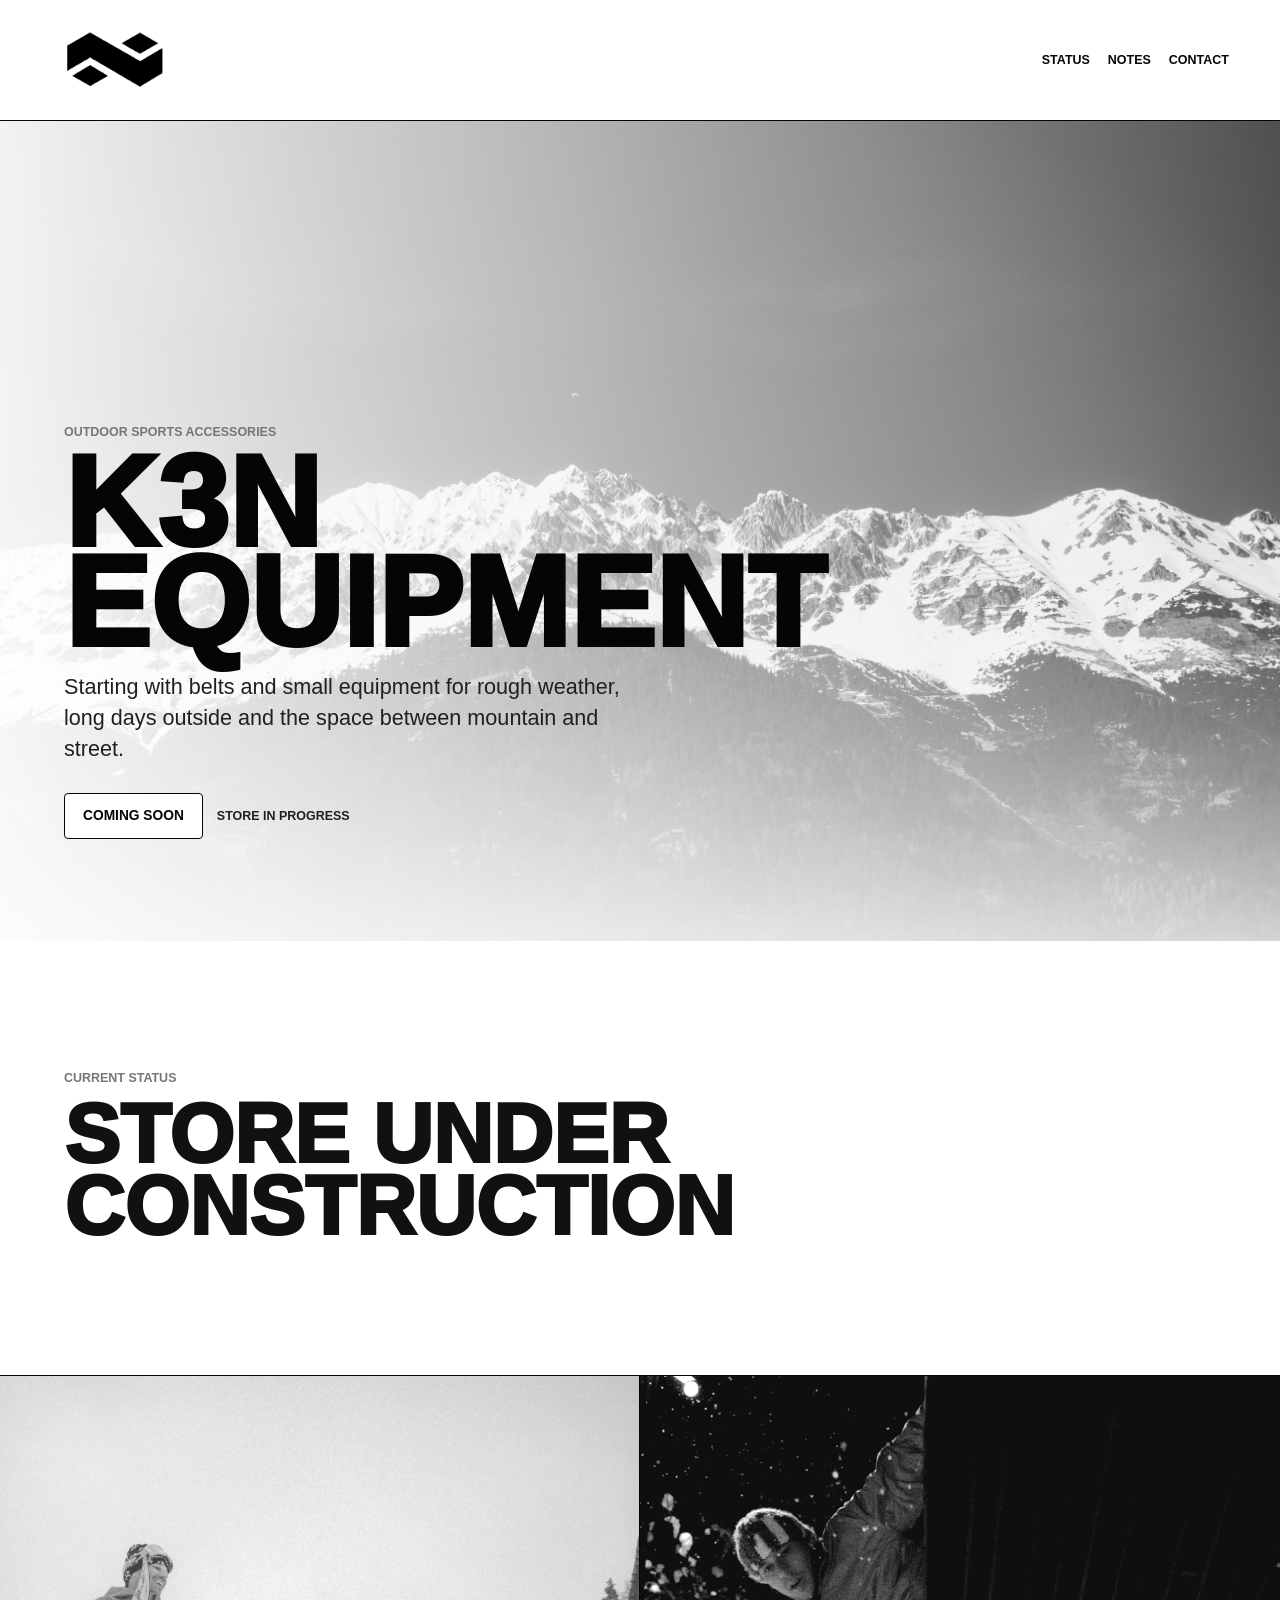
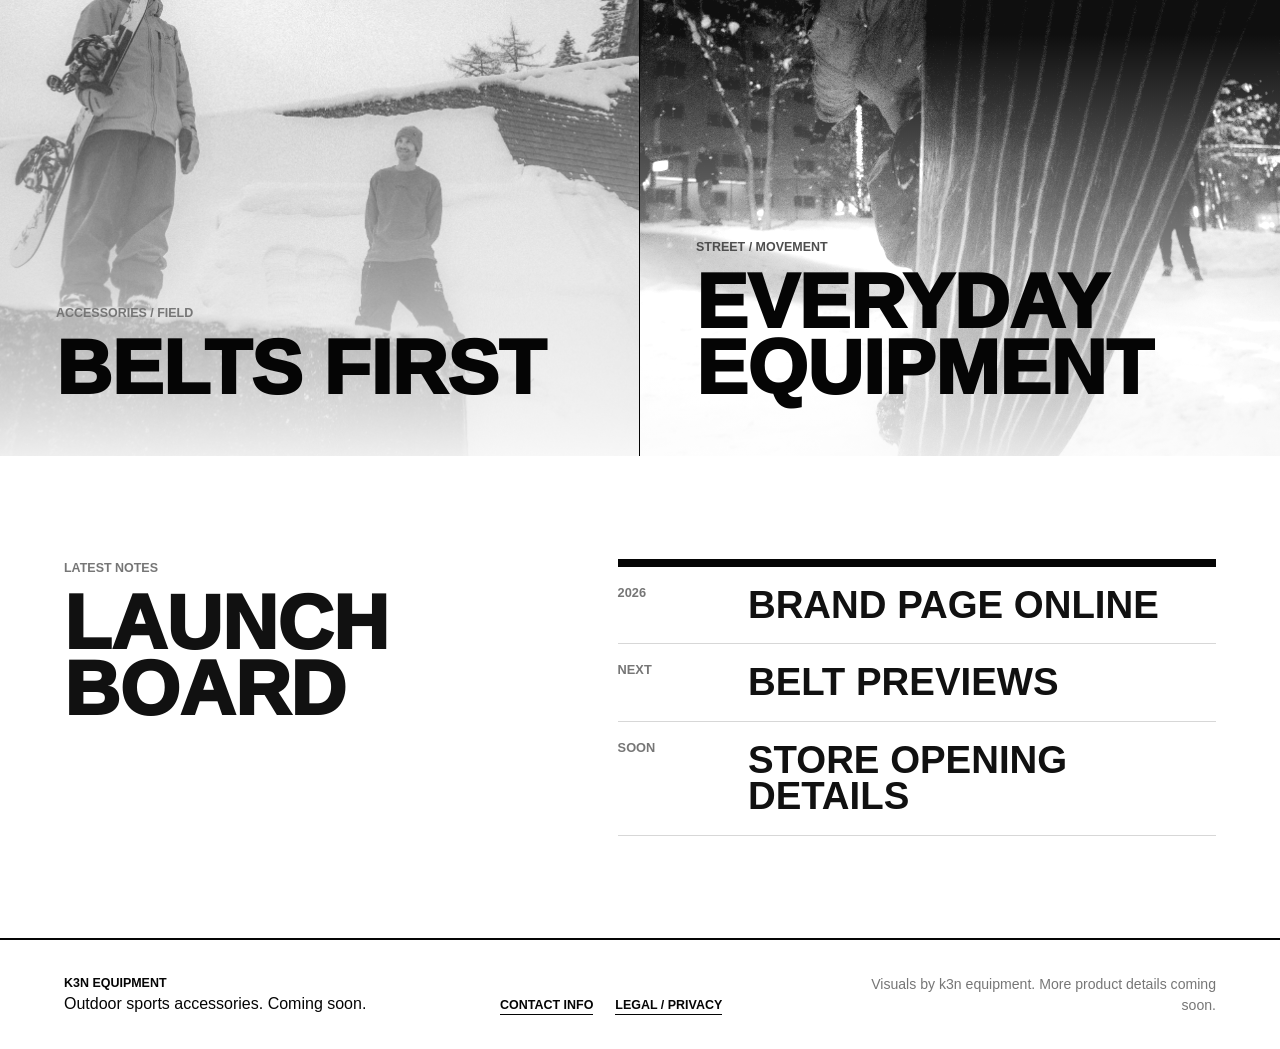
<file: index.html>
<!doctype html>
<html lang="en">
  <head>
    <meta charset="utf-8">
    <meta name="viewport" content="width=device-width, initial-scale=1">
    <meta
      name="description"
      content="k3n equipment is an outdoor sports accessories brand starting with belts. Store coming soon."
    >
    <meta name="robots" content="index, follow">
    <meta name="author" content="k3n equipment">
    <meta property="og:type" content="website">
    <meta property="og:site_name" content="k3n equipment">
    <meta property="og:title" content="k3n equipment | Outdoor Sports Accessories">
    <meta
      property="og:description"
      content="Outdoor sports accessories starting with belts. Store coming soon."
    >
    <meta property="og:url" content="https://k3n-equipment.com/">
    <meta property="og:image" content="https://k3n-equipment.com/assets/Logo.jpg">
    <meta property="og:image:alt" content="k3n equipment brand logo">
    <meta name="twitter:card" content="summary_large_image">
    <meta name="twitter:title" content="k3n equipment | Outdoor Sports Accessories">
    <meta
      name="twitter:description"
      content="Outdoor sports accessories starting with belts. Store coming soon."
    >
    <meta name="twitter:image" content="https://k3n-equipment.com/assets/Logo.jpg">
    <title>k3n equipment | Coming Soon</title>
    <link rel="canonical" href="https://k3n-equipment.com/">
    <link rel="icon" href="favicon.ico" sizes="any">
    <link rel="stylesheet" href="styles.css">
  </head>
  <body>
    <header class="site-header" aria-label="Site header">
      <a class="brand" href="index.html" aria-label="k3n equipment home">
        <img class="brand-logo" src="assets/Logo-black.png" alt="" aria-hidden="true">
        <span class="sr-only">k3n equipment</span>
      </a>

      <nav class="nav-links" aria-label="Primary navigation">
        <a href="#status">Status</a>
        <a href="#field-notes">Notes</a>
        <a href="contact.html">Contact</a>
      </nav>
    </header>

    <main id="top">
      <section class="hero" aria-labelledby="hero-title">
        <div class="hero-media" aria-hidden="true">
          <img src="assets/Kette.jpg" alt="">
        </div>

        <div class="hero-copy">
          <p class="eyebrow">Outdoor sports accessories</p>
          <h1 id="hero-title">
            <span>k3n</span>
            <span>equipment</span>
          </h1>
          <p class="hero-line">
            Starting with belts and small equipment for rough weather, long days outside and the space between mountain and street.
          </p>
          <div class="hero-actions" aria-label="Launch status">
            <a class="button" href="#status">Coming soon</a>
            <span class="launch-tag">Store in progress</span>
          </div>
        </div>
      </section>

      <section id="status" class="status-grid" aria-labelledby="status-title">
        <div class="section-heading">
          <p class="eyebrow">Current status</p>
          <h2 id="status-title">
            <span>Store under</span>
            <span>construction</span>
          </h2>
        </div>
      </section>

      <section class="split-showcase" aria-label="Outdoor and street visuals">
        <article class="image-block">
          <img src="assets/church-6.jpeg" alt="Snowboarder carrying gear outside a mountain hut">
          <div>
            <p class="eyebrow">Accessories / field</p>
            <h2>Belts first</h2>
          </div>
        </article>

        <article class="image-block image-block-light">
          <img src="assets/Nick-urban.jpg" alt="Urban winter scene for k3n equipment">
          <div>
            <p class="eyebrow">Street / movement</p>
            <h2>Everyday equipment</h2>
          </div>
        </article>
      </section>

      <section id="field-notes" class="notes" aria-labelledby="notes-title">
        <div class="section-heading">
          <p class="eyebrow">Latest notes</p>
          <h2 id="notes-title">Launch board</h2>
        </div>

        <ol class="note-list">
          <li>
            <time datetime="2026">2026</time>
            <span>Brand page online</span>
          </li>
          <li>
            <time datetime="2026">Next</time>
            <span>Belt previews</span>
          </li>
          <li>
            <time datetime="2026">Soon</time>
            <span>Store opening details</span>
          </li>
        </ol>
      </section>
    </main>

    <footer id="contact" class="site-footer">
      <div>
        <p class="footer-brand">k3n equipment</p>
        <p>Outdoor sports accessories. Coming soon.</p>
      </div>
      <div class="footer-links">
        <a class="footer-link" href="contact.html">Contact info</a>
        <a class="footer-link" href="legal.html">Legal / Privacy</a>
      </div>
      <p class="photo-credit">
        Visuals by k3n equipment. More product details coming soon.
      </p>
    </footer>
  </body>
</html>
</file>
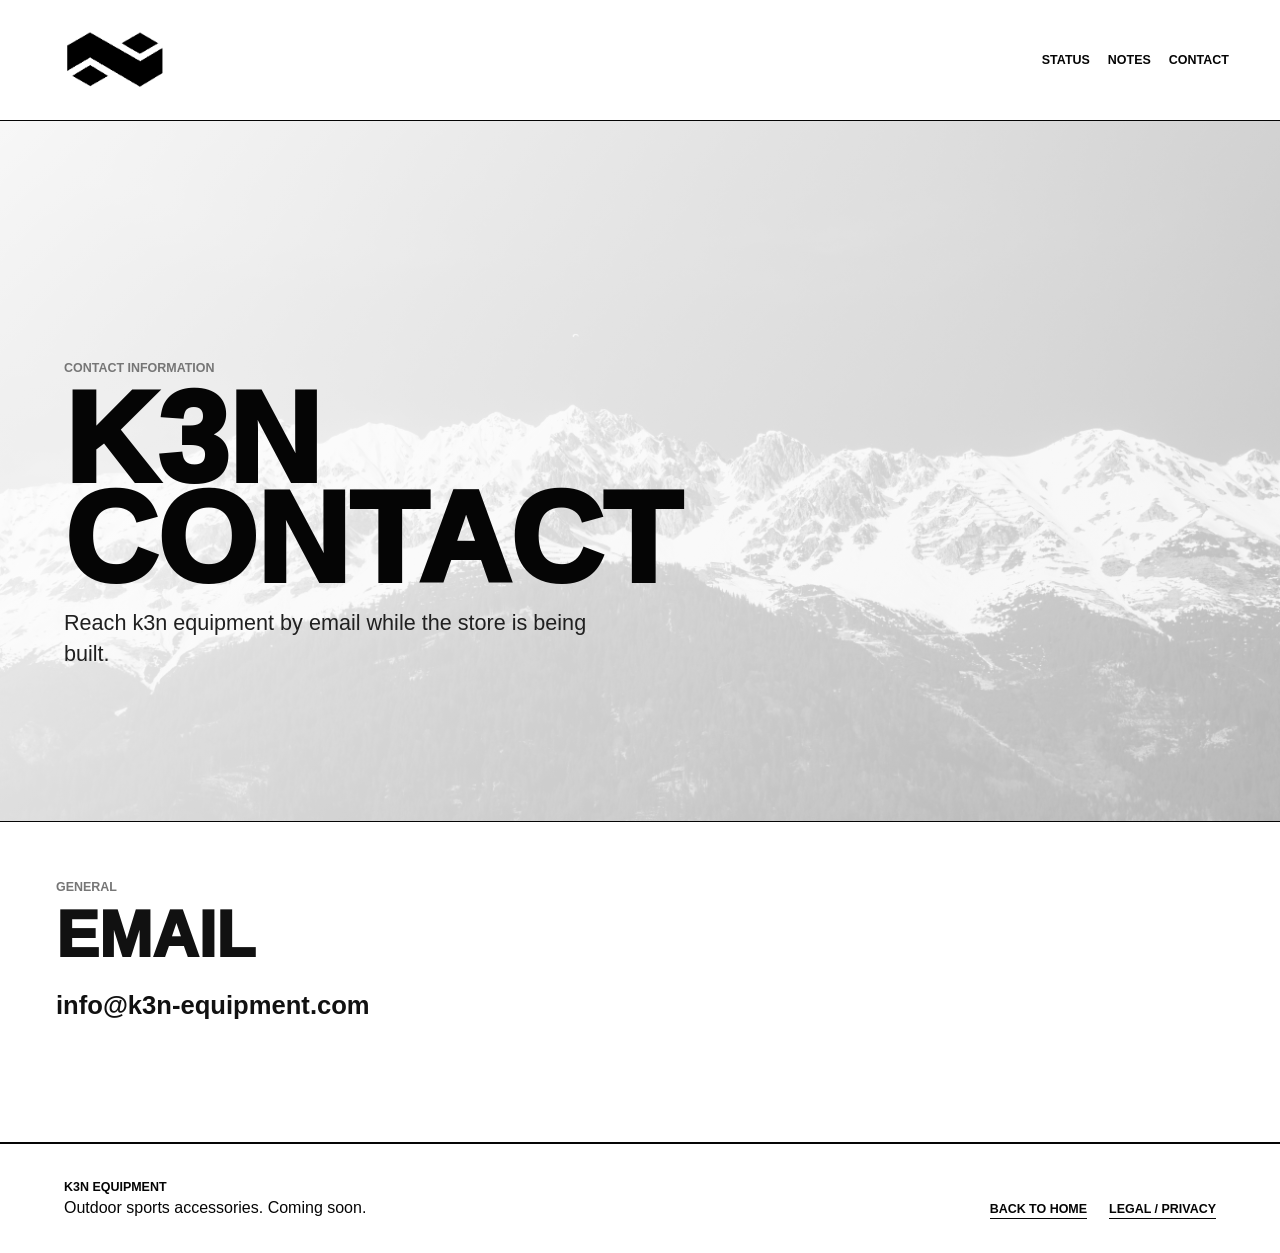
<file: contact.html>
<!doctype html>
<html lang="en">
  <head>
    <meta charset="utf-8">
    <meta name="viewport" content="width=device-width, initial-scale=1">
    <meta
      name="description"
      content="Contact information for k3n equipment."
    >
    <meta name="robots" content="index, follow">
    <meta name="author" content="k3n equipment">
    <meta property="og:type" content="website">
    <meta property="og:site_name" content="k3n equipment">
    <meta property="og:title" content="Contact | k3n equipment">
    <meta property="og:description" content="Contact information for k3n equipment.">
    <meta property="og:url" content="https://k3n-equipment.com/contact.html">
    <meta property="og:image" content="https://k3n-equipment.com/assets/Logo.jpg">
    <meta property="og:image:alt" content="k3n equipment brand logo">
    <meta name="twitter:card" content="summary_large_image">
    <meta name="twitter:title" content="Contact | k3n equipment">
    <meta name="twitter:description" content="Contact information for k3n equipment.">
    <meta name="twitter:image" content="https://k3n-equipment.com/assets/Logo.jpg">
    <title>Contact | k3n equipment</title>
    <link rel="canonical" href="https://k3n-equipment.com/contact.html">
    <link rel="icon" href="favicon.ico" sizes="any">
    <link rel="stylesheet" href="styles.css">
  </head>
  <body>
    <header class="site-header" aria-label="Site header">
      <a class="brand" href="index.html" aria-label="k3n equipment home">
        <img class="brand-logo" src="assets/Logo-black.png" alt="" aria-hidden="true">
        <span class="sr-only">k3n equipment</span>
      </a>

      <nav class="nav-links" aria-label="Primary navigation">
        <a href="index.html#status">Status</a>
        <a href="index.html#field-notes">Notes</a>
        <a href="contact.html" aria-current="page">Contact</a>
      </nav>
    </header>

    <main>
      <section class="page-hero contact-page-hero" aria-labelledby="contact-title">
        <p class="eyebrow">Contact information</p>
        <h1 id="contact-title">
          <span>k3n</span>
          <span>contact</span>
        </h1>
        <p class="hero-line">
          Reach k3n equipment by email while the store is being built.
        </p>
      </section>

      <section class="contact-grid" aria-label="Contact details">
        <article class="contact-panel">
          <p class="eyebrow">General</p>
          <h2>Email</h2>
          <p class="contact-value">
            <a href="mailto:info@k3n-equipment.com">info@k3n-equipment.com</a>
          </p>
        </article>
      </section>
    </main>

    <footer class="site-footer">
      <div>
        <p class="footer-brand">k3n equipment</p>
        <p>Outdoor sports accessories. Coming soon.</p>
      </div>
      <div class="footer-links">
        <a class="footer-link" href="index.html">Back to home</a>
        <a class="footer-link" href="legal.html">Legal / Privacy</a>
      </div>
    </footer>
  </body>
</html>
</file>
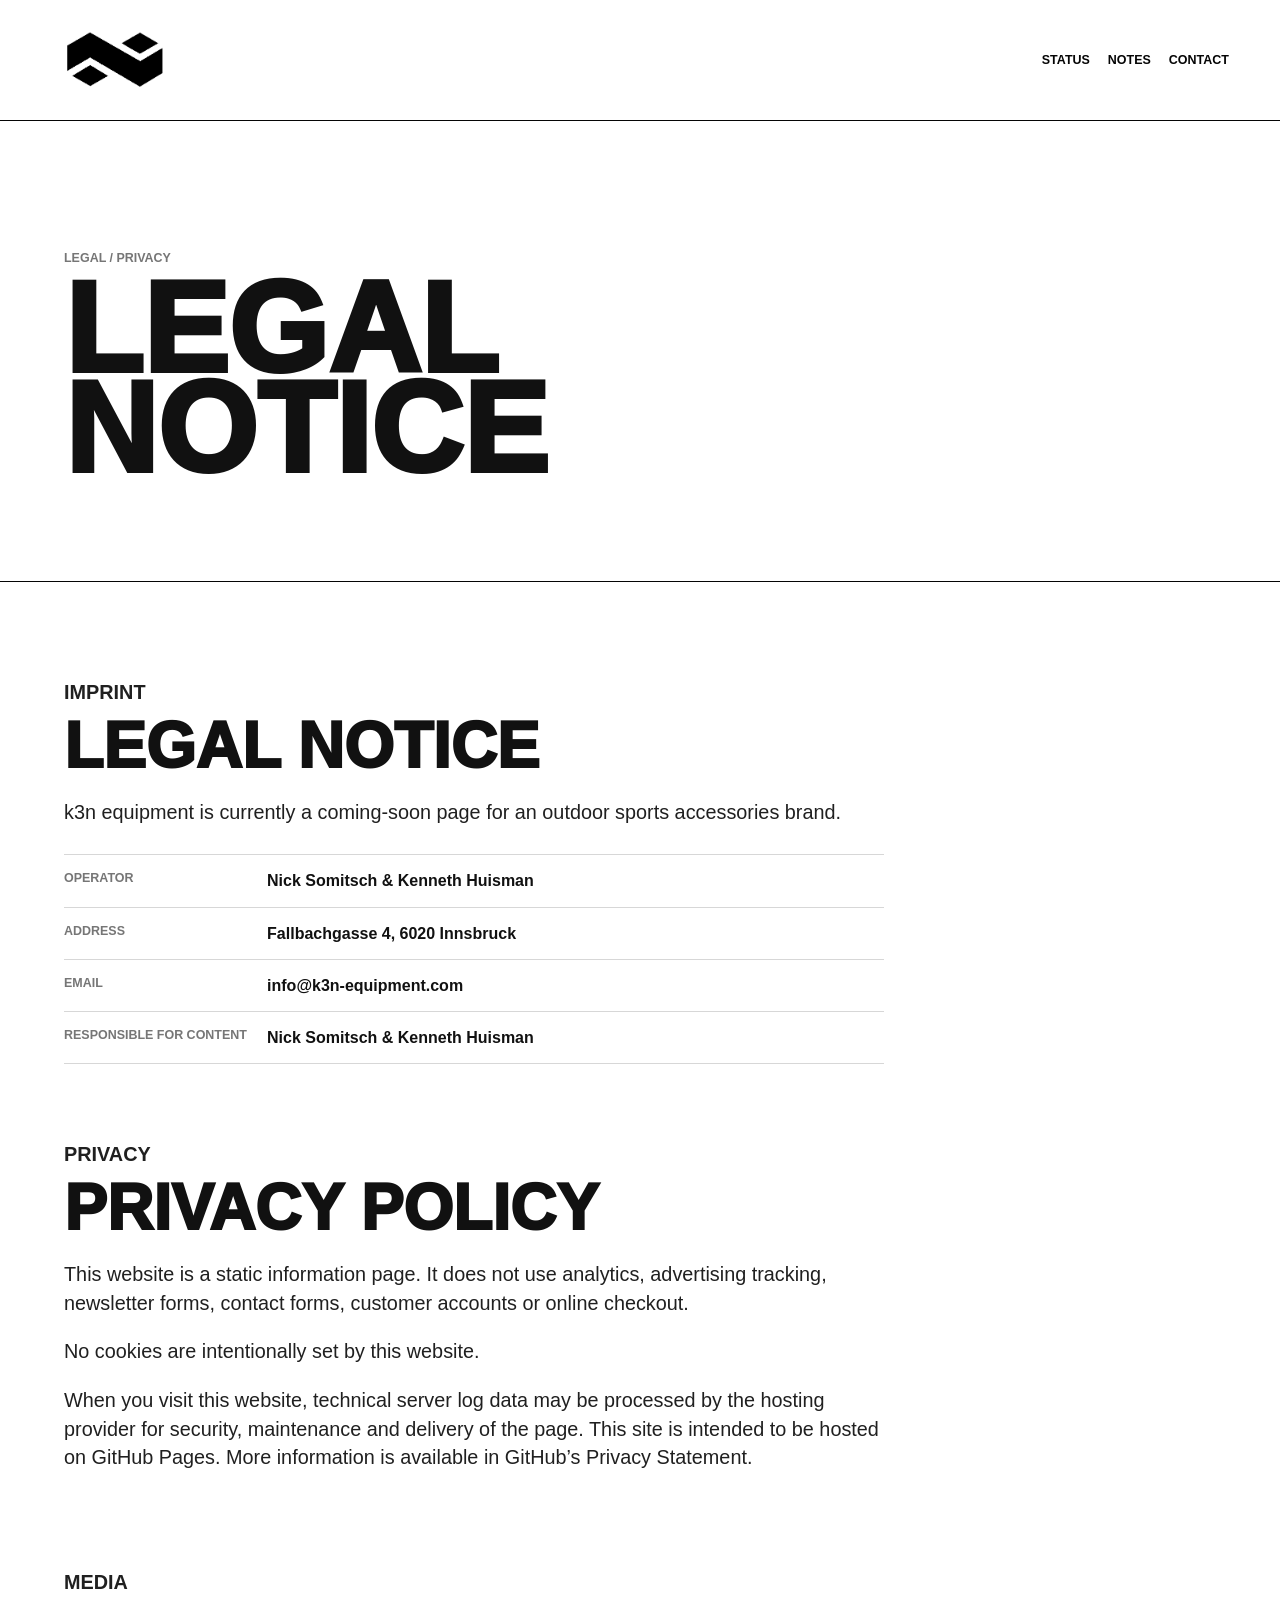
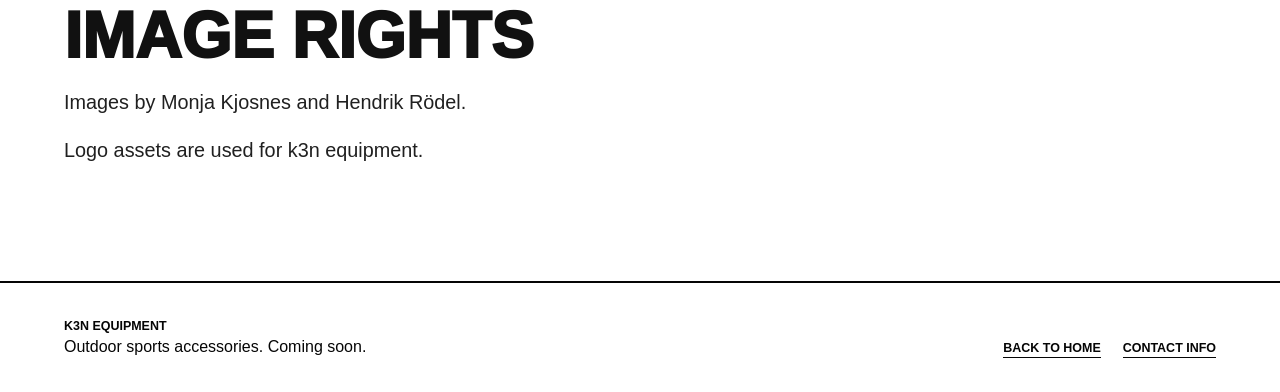
<file: legal.html>
<!doctype html>
<html lang="en">
  <head>
    <meta charset="utf-8">
    <meta name="viewport" content="width=device-width, initial-scale=1">
    <meta
      name="description"
      content="Legal notice and privacy information for k3n equipment."
    >
    <meta name="robots" content="index, follow">
    <meta name="author" content="k3n equipment">
    <meta property="og:type" content="website">
    <meta property="og:site_name" content="k3n equipment">
    <meta property="og:title" content="Legal / Privacy | k3n equipment">
    <meta
      property="og:description"
      content="Legal notice and privacy information for k3n equipment."
    >
    <meta property="og:url" content="https://k3n-equipment.com/legal.html">
    <meta property="og:image" content="https://k3n-equipment.com/assets/Logo.jpg">
    <meta property="og:image:alt" content="k3n equipment brand logo">
    <meta name="twitter:card" content="summary_large_image">
    <meta name="twitter:title" content="Legal / Privacy | k3n equipment">
    <meta
      name="twitter:description"
      content="Legal notice and privacy information for k3n equipment."
    >
    <meta name="twitter:image" content="https://k3n-equipment.com/assets/Logo.jpg">
    <title>Legal / Privacy | k3n equipment</title>
    <link rel="canonical" href="https://k3n-equipment.com/legal.html">
    <link rel="icon" href="favicon.ico" sizes="any">
    <link rel="stylesheet" href="styles.css">
  </head>
  <body>
    <header class="site-header" aria-label="Site header">
      <a class="brand" href="index.html" aria-label="k3n equipment home">
        <img class="brand-logo" src="assets/Logo-black.png" alt="" aria-hidden="true">
        <span class="sr-only">k3n equipment</span>
      </a>

      <nav class="nav-links" aria-label="Primary navigation">
        <a href="index.html#status">Status</a>
        <a href="index.html#field-notes">Notes</a>
        <a href="contact.html">Contact</a>
      </nav>
    </header>

    <main>
      <section class="legal-hero" aria-labelledby="legal-title">
        <p class="eyebrow">Legal / Privacy</p>
        <h1 id="legal-title">
          <span>Legal</span>
          <span>notice</span>
        </h1>
      </section>

      <section class="legal-content" aria-label="Legal and privacy information">
        <article>
          <p class="eyebrow">Imprint</p>
          <h2>Legal notice</h2>
          <p>
            k3n equipment is currently a coming-soon page for an outdoor sports accessories brand.
          </p>
          <dl class="legal-list">
            <div>
              <dt>Operator</dt>
              <dd>Nick Somitsch & Kenneth Huisman</dd>
            </div>
            <div>
              <dt>Address</dt>
              <dd>Fallbachgasse 4, 6020 Innsbruck</dd>
            </div>
            <div>
              <dt>Email</dt>
              <dd>info@k3n-equipment.com</dd>
            </div>
            <div>
              <dt>Responsible for content</dt>
              <dd>Nick Somitsch & Kenneth Huisman</dd>
            </div>
          </dl>
        </article>

        <article>
          <p class="eyebrow">Privacy</p>
          <h2>Privacy policy</h2>
          <p>
            This website is a static information page. It does not use analytics, advertising tracking, 
            newsletter forms, contact forms, customer accounts or online checkout.
          </p>
          <p>
            No cookies are intentionally set by this website.
          </p>
          <p>
            When you visit this website, technical server log data may be processed by the hosting provider for security, 
            maintenance and delivery of the page. This site is intended to be hosted on GitHub Pages. 
            More information is available in GitHub’s Privacy Statement.
          </p>
        </article>

        <article>
          <p class="eyebrow">Media</p>
          <h2>Image rights</h2>
          <p>
            Images by Monja Kjosnes and Hendrik Rödel. 
          </p>
          <p>
            Logo assets are used for k3n equipment.
          </p>
        </article>
      </section>
    </main>

    <footer class="site-footer">
      <div>
        <p class="footer-brand">k3n equipment</p>
        <p>Outdoor sports accessories. Coming soon.</p>
      </div>
      <div class="footer-links">
        <a class="footer-link" href="index.html">Back to home</a>
        <a class="footer-link" href="contact.html">Contact info</a>
      </div>
    </footer>
  </body>
</html>
</file>
<file: styles.css>
:root {
  --black: #050505;
  --ink: #111111;
  --coal: #202020;
  --mid: #767676;
  --line: #d7d7d7;
  --pale: #eeeeee;
  --white: #ffffff;
}

* {
  box-sizing: border-box;
}

html {
  scroll-behavior: smooth;
}

body {
  margin: 0;
  color: var(--ink);
  background: var(--white);
  font-family: Arial, Helvetica, sans-serif;
  line-height: 1.45;
}

img {
  display: block;
  width: 100%;
}

a {
  color: inherit;
  text-decoration: none;
}

.site-header {
  position: sticky;
  top: 0;
  z-index: 10;
  display: flex;
  align-items: center;
  justify-content: space-between;
  gap: 24px;
  min-height: 72px;
  padding: 16px clamp(18px, 4vw, 56px);
  color: var(--black);
  background: var(--white);
  border-bottom: 1px solid var(--black);
}

.brand {
  display: inline-flex;
  align-items: center;
  gap: 10px;
  min-width: 0;
  text-transform: uppercase;
}

.brand-logo {
  width: clamp(88px, 10vw, 132px);
  height: auto;
  object-fit: contain;
}

.sr-only {
  position: absolute;
  width: 1px;
  height: 1px;
  padding: 0;
  margin: -1px;
  overflow: hidden;
  clip: rect(0, 0, 0, 0);
  white-space: nowrap;
  border: 0;
}

.brand-mark {
  font-size: clamp(1.6rem, 4vw, 2.8rem);
  font-weight: 900;
  line-height: 0.9;
}

.brand-name,
.nav-links,
.eyebrow,
.launch-tag,
.footer-brand {
  font-size: 0.78rem;
  font-weight: 800;
  letter-spacing: 0;
  text-transform: uppercase;
}

.brand-name {
  color: #cfcfcf;
}

.nav-links {
  display: flex;
  flex-wrap: wrap;
  justify-content: flex-end;
  gap: 6px 18px;
  color: var(--black);
}

.nav-links a {
  padding: 8px 0;
  border-bottom: 1px solid transparent;
}

.nav-links a:hover,
.nav-links a:focus-visible {
  color: var(--black);
  border-bottom-color: var(--black);
}

.hero {
  position: relative;
  min-height: min(820px, calc(100vh - 72px));
  display: grid;
  align-items: end;
  overflow: hidden;
  color: var(--black);
  background: var(--white);
}

.page-hero {
  min-height: min(700px, calc(100vh - 72px));
  display: grid;
  align-content: end;
  padding: clamp(64px, 10vw, 124px) clamp(18px, 5vw, 72px);
  color: var(--black);
  background:
    linear-gradient(135deg, rgba(255, 255, 255, 0.96), rgba(255, 255, 255, 0.68)),
    url("assets/Kette.jpg") center / cover;
}

.legal-hero {
  padding: clamp(72px, 10vw, 128px) clamp(18px, 5vw, 72px) clamp(48px, 7vw, 84px);
  border-bottom: 1px solid var(--black);
}

.hero-media {
  position: absolute;
  inset: 0;
}

.hero-media::after {
  content: "";
  position: absolute;
  inset: 0;
  background:
    linear-gradient(90deg, rgba(255, 255, 255, 0.94), rgba(255, 255, 255, 0.62) 45%, rgba(255, 255, 255, 0.16)),
    linear-gradient(0deg, rgba(255, 255, 255, 0.78), rgba(255, 255, 255, 0) 46%);
}

.hero-media img {
  height: 100%;
  object-fit: cover;
  filter: grayscale(1) contrast(1.08);
}

.hero-copy {
  position: relative;
  z-index: 1;
  width: min(1040px, 100%);
  padding: clamp(52px, 8vw, 104px) clamp(18px, 5vw, 72px);
}

.eyebrow {
  margin: 0 0 12px;
  color: var(--mid);
}

.hero .eyebrow {
  color: var(--mid);
}

.page-hero .eyebrow {
  color: var(--mid);
}

h1,
h2,
p {
  margin-top: 0;
}

h1 {
  max-width: 980px;
  margin-bottom: 18px;
  font-size: clamp(3.25rem, 10vw, 8rem);
  font-weight: 950;
  line-height: 0.78;
  text-transform: uppercase;
}

h1 span {
  display: block;
}

h2 {
  margin-bottom: 0;
  font-size: clamp(2rem, 6vw, 5.2rem);
  font-weight: 950;
  line-height: 0.86;
  text-transform: uppercase;
}

.hero-line {
  max-width: 560px;
  margin-bottom: 28px;
  color: var(--coal);
  font-size: clamp(1.05rem, 2vw, 1.35rem);
}

.hero-actions {
  display: flex;
  flex-wrap: wrap;
  align-items: center;
  gap: 14px;
}

.button {
  display: inline-flex;
  align-items: center;
  min-height: 46px;
  padding: 0 18px;
  color: var(--black);
  background: var(--white);
  border: 1px solid var(--black);
  border-radius: 4px;
  font-size: 0.86rem;
  font-weight: 900;
  text-transform: uppercase;
}

.button:hover,
.button:focus-visible {
  background: var(--pale);
}

.launch-tag {
  color: var(--coal);
}

.status-grid,
.notes {
  display: grid;
  grid-template-columns: minmax(0, 0.9fr) minmax(0, 1.1fr);
  gap: clamp(28px, 5vw, 72px);
  padding: clamp(56px, 8vw, 108px) clamp(18px, 5vw, 72px);
  border-bottom: 1px solid var(--black);
}

.status-grid {
  display: block;
  min-height: clamp(300px, 34vw, 500px);
  padding-top: clamp(84px, 10vw, 140px);
  padding-bottom: clamp(64px, 9vw, 124px);
}

.contact-grid {
  display: grid;
  grid-template-columns: minmax(0, 1fr);
  border-top: 1px solid var(--black);
  border-bottom: 1px solid var(--black);
}

.legal-content {
  display: grid;
  grid-template-columns: minmax(0, 1fr);
  gap: clamp(42px, 6vw, 76px);
  padding: clamp(48px, 8vw, 96px) clamp(18px, 5vw, 72px);
  border-bottom: 1px solid var(--black);
}

.legal-content article {
  max-width: 980px;
}

.legal-content h2 {
  margin-bottom: 24px;
  font-size: clamp(2.2rem, 5vw, 4.8rem);
}

.legal-content p {
  max-width: 820px;
  color: var(--coal);
  font-size: clamp(1rem, 2vw, 1.24rem);
}

.legal-list {
  max-width: 820px;
  margin: 28px 0 0;
  border-top: 1px solid var(--line);
}

.legal-list div {
  display: grid;
  grid-template-columns: minmax(130px, 0.3fr) minmax(0, 1fr);
  gap: 18px;
  padding: 14px 0;
  border-bottom: 1px solid var(--line);
}

.legal-list dt {
  color: var(--mid);
  font-size: 0.78rem;
  font-weight: 800;
  text-transform: uppercase;
}

.legal-list dd {
  margin: 0;
  font-weight: 800;
}

.contact-panel {
  min-height: 320px;
  padding: clamp(28px, 5vw, 56px);
  background: var(--white);
}

.contact-panel:last-child {
  border-right: 0;
}

.contact-panel h2 {
  margin-bottom: 24px;
  font-size: clamp(2.2rem, 5vw, 4.6rem);
}

.contact-value {
  margin-bottom: 20px;
  font-size: clamp(1.2rem, 2vw, 1.7rem);
  font-weight: 900;
  overflow-wrap: anywhere;
}

.contact-value a {
  color: inherit;
  text-decoration-thickness: 0.08em;
  text-underline-offset: 0.14em;
}

.muted {
  max-width: 420px;
  color: var(--mid);
}

.contact-panel-dark {
  color: var(--black);
  background: var(--white);
}

.contact-panel-dark .eyebrow,
.contact-panel-dark .muted {
  color: var(--mid);
}

.section-heading {
  max-width: 1120px;
}

.status-grid h2 {
  max-width: 1060px;
  font-size: clamp(3rem, 6.5vw, 6.5rem);
}

.status-grid h2 span {
  display: block;
}

.split-showcase {
  display: grid;
  grid-template-columns: repeat(2, minmax(0, 1fr));
  background: var(--white);
}

.image-block {
  position: relative;
  min-height: clamp(420px, 54vw, 680px);
  display: grid;
  align-items: end;
  overflow: hidden;
  color: var(--black);
  border-right: 1px solid var(--black);
}

.image-block:last-child {
  border-right: 0;
}

.image-block::after {
  content: "";
  position: absolute;
  inset: 0;
  background: linear-gradient(0deg, rgba(255, 255, 255, 0.92), rgba(255, 255, 255, 0.1) 58%);
}

.image-block img {
  position: absolute;
  inset: 0;
  height: 100%;
  object-fit: cover;
  filter: grayscale(1) contrast(1.2);
}

.image-block div {
  position: relative;
  z-index: 1;
  padding: clamp(28px, 5vw, 56px);
}

.image-block-light::after {
  background: linear-gradient(0deg, rgba(255, 255, 255, 0.9), rgba(255, 255, 255, 0.06) 62%);
}

.image-block-light {
  color: var(--black);
  background: var(--pale);
}

.image-block-light .eyebrow {
  color: #4e4e4e;
}

.note-list {
  align-self: end;
  margin: 0;
  padding: 0;
  list-style: none;
  border-top: 8px solid var(--black);
}

.note-list li {
  display: grid;
  grid-template-columns: minmax(82px, 0.24fr) minmax(0, 1fr);
  gap: 18px;
  padding: 20px 0;
  border-bottom: 1px solid var(--line);
  font-size: clamp(1.1rem, 3vw, 2.4rem);
  font-weight: 900;
  line-height: 0.95;
  text-transform: uppercase;
}

.note-list time {
  color: var(--mid);
  font-size: 0.8rem;
  line-height: 1;
}

.site-footer {
  display: flex;
  align-items: flex-end;
  justify-content: space-between;
  gap: 28px;
  padding: 34px clamp(18px, 5vw, 72px);
  color: var(--black);
  background: var(--white);
  border-top: 1px solid var(--black);
}

.footer-link {
  font-size: 0.78rem;
  font-weight: 900;
  text-transform: uppercase;
  border-bottom: 1px solid currentColor;
}

.footer-links {
  display: flex;
  flex-wrap: wrap;
  gap: 12px 22px;
}

.site-footer p {
  margin-bottom: 0;
}

.footer-brand {
  margin-bottom: 8px;
}

.photo-credit {
  max-width: 360px;
  color: var(--mid);
  font-size: 0.88rem;
  text-align: right;
}

@media (max-width: 780px) {
  .site-header {
    position: static;
    align-items: flex-start;
    flex-direction: column;
    gap: 8px;
  }

  .nav-links {
    justify-content: flex-start;
  }

  .hero {
    min-height: 720px;
  }

  .hero-media::after {
    background:
      linear-gradient(0deg, rgba(255, 255, 255, 0.86), rgba(255, 255, 255, 0.28) 58%),
      linear-gradient(90deg, rgba(255, 255, 255, 0.76), rgba(255, 255, 255, 0.16));
  }

  .notes,
  .split-showcase,
  .contact-grid {
    grid-template-columns: 1fr;
  }

  .contact-panel {
    min-height: auto;
    border-right: 0;
    border-bottom: 1px solid var(--black);
  }

  .contact-panel:last-child {
    border-bottom: 0;
  }

  .image-block {
    min-height: 460px;
    border-right: 0;
    border-bottom: 1px solid var(--black);
  }

  .site-footer {
    align-items: flex-start;
    flex-direction: column;
  }

  .photo-credit {
    text-align: left;
  }
}

@media (max-width: 460px) {
  h1 {
    font-size: clamp(2.8rem, 14vw, 4.8rem);
  }

  h2 {
    font-size: clamp(1.9rem, 10vw, 2.7rem);
  }

  .status-grid h2 {
    font-size: clamp(2.4rem, 10vw, 3rem);
  }

  .legal-list div,
  .note-list li {
    grid-template-columns: 1fr;
    gap: 8px;
  }
}
</file>
